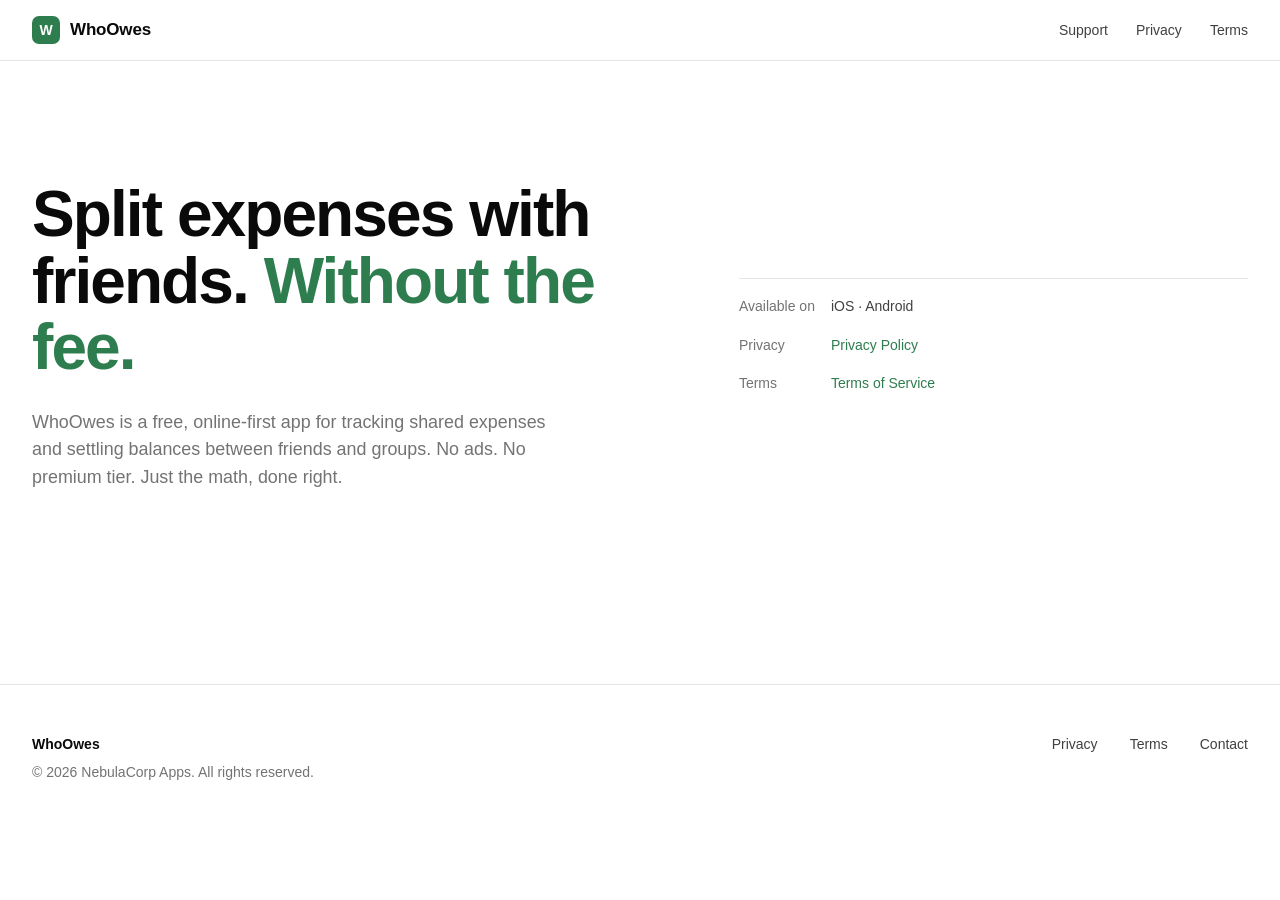
<file: index.html>
<!DOCTYPE html>
<html lang="en">
<head>
<meta charset="utf-8">
<meta name="viewport" content="width=device-width, initial-scale=1">
<title>WhoOwes — Split expenses with friends</title>
<meta name="description" content="WhoOwes is a free, online-first app for splitting expenses with friends and groups. Settle balances without ads or fees.">
<meta name="theme-color" content="#2e7d4f">
<link rel="stylesheet" href="/style.css">
</head>
<body>

<header class="topbar">
  <div class="topbar-inner">
    <a href="/" class="brand">
      <span class="brand-mark">W</span>
      <span>WhoOwes</span>
    </a>
    <nav class="topnav">
      <a href="/support">Support</a>
      <a href="/privacy">Privacy</a>
      <a href="/terms">Terms</a>
    </nav>
  </div>
</header>

<section class="hero">
  <div>
    <h1 class="hero-headline">Split expenses with friends. <span class="accent">Without the fee.</span></h1>
    <p class="hero-sub">WhoOwes is a free, online-first app for tracking shared expenses and settling balances between friends and groups. No ads. No premium tier. Just the math, done right.</p>
  </div>

  <aside class="hero-meta">
    <div class="hero-meta-item">
      <span class="hero-meta-label">Available on</span>
      <span class="hero-meta-value">iOS · Android</span>
    </div>
    <div class="hero-meta-item">
      <span class="hero-meta-label">Privacy</span>
      <span class="hero-meta-value"><a href="/privacy">Privacy Policy</a></span>
    </div>
    <div class="hero-meta-item">
      <span class="hero-meta-label">Terms</span>
      <span class="hero-meta-value"><a href="/terms">Terms of Service</a></span>
    </div>
  </aside>
</section>

<footer class="site-footer">
  <div class="footer-inner">
    <div class="footer-brand">
      <strong>WhoOwes</strong>
      <span>&copy; <span id="year">2026</span> NebulaCorp Apps. All rights reserved.</span>
    </div>
    <div class="footer-links">
      <a href="/privacy">Privacy</a>
      <a href="/terms">Terms</a>
      <a href="mailto:nebulacorp.support@icloud.com">Contact</a>
    </div>
  </div>
</footer>

<script>document.getElementById('year').textContent = new Date().getFullYear();</script>
</body>
</html>
</file>
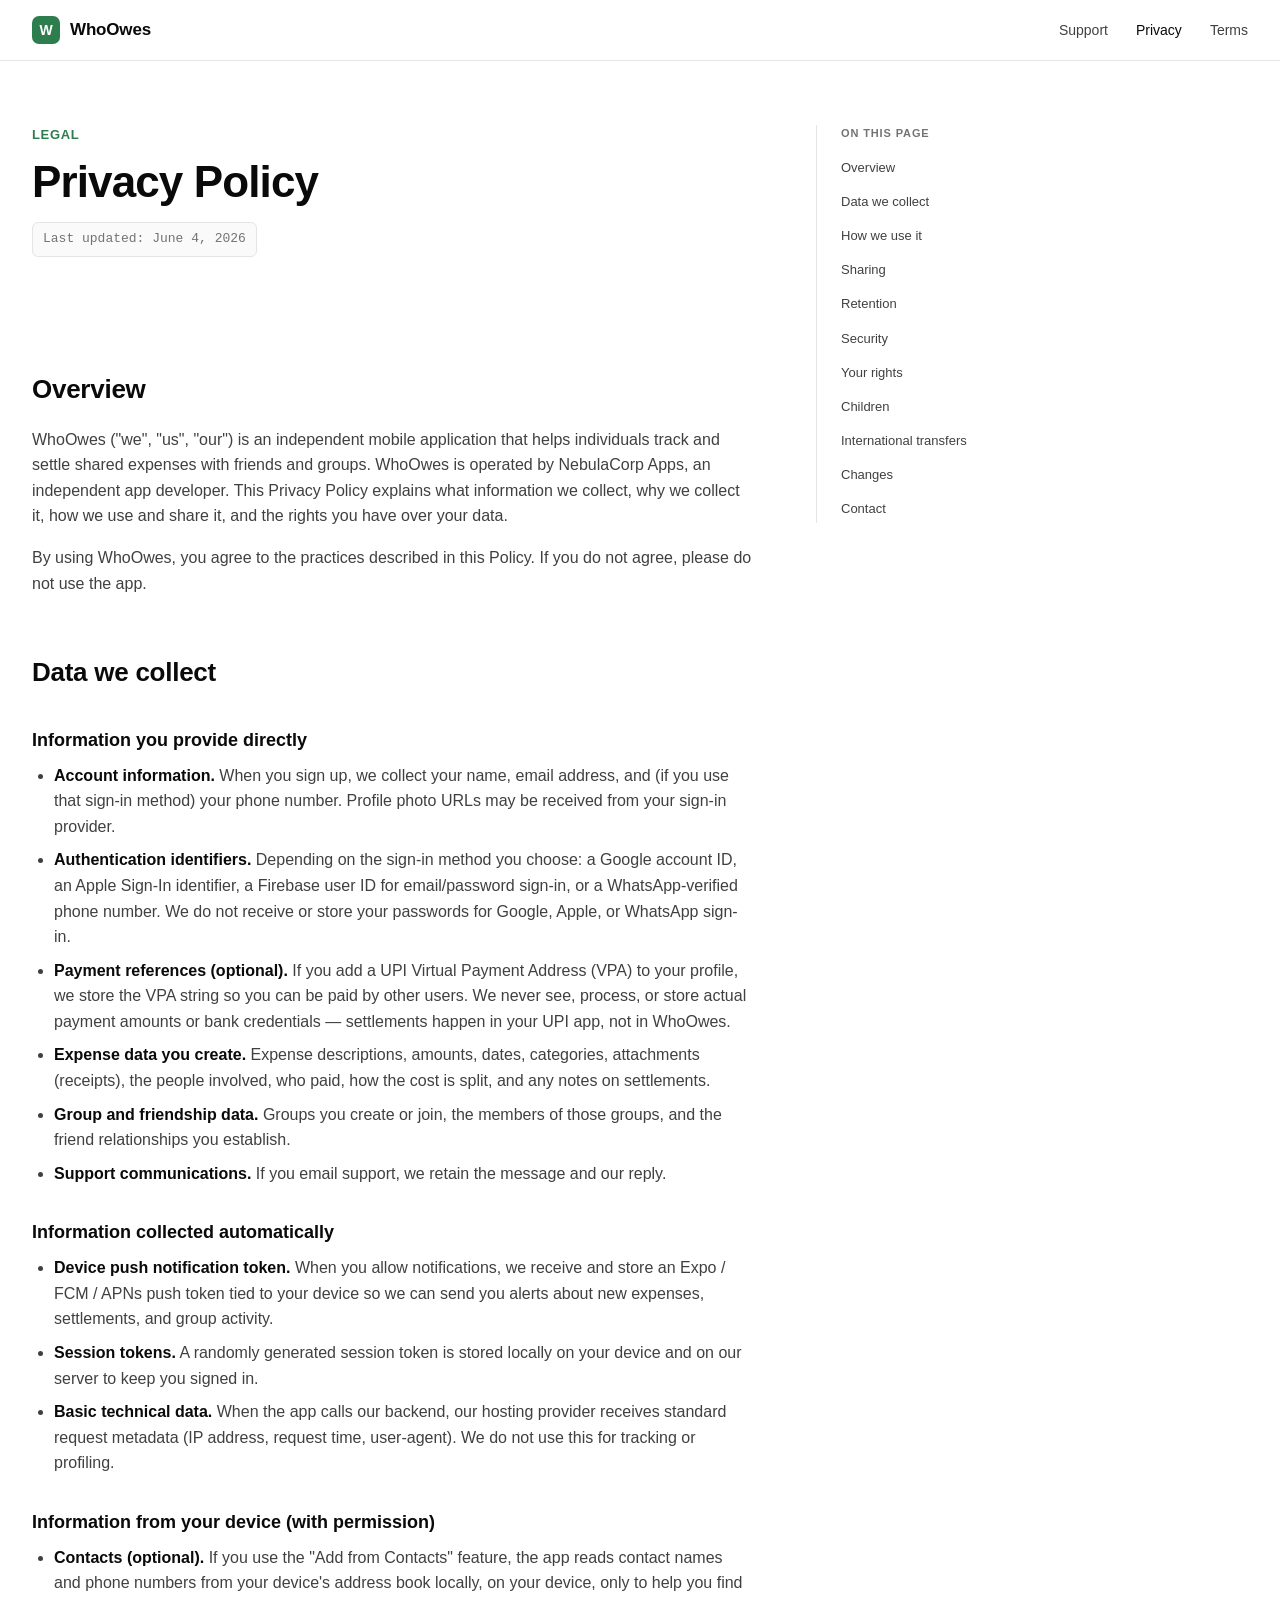
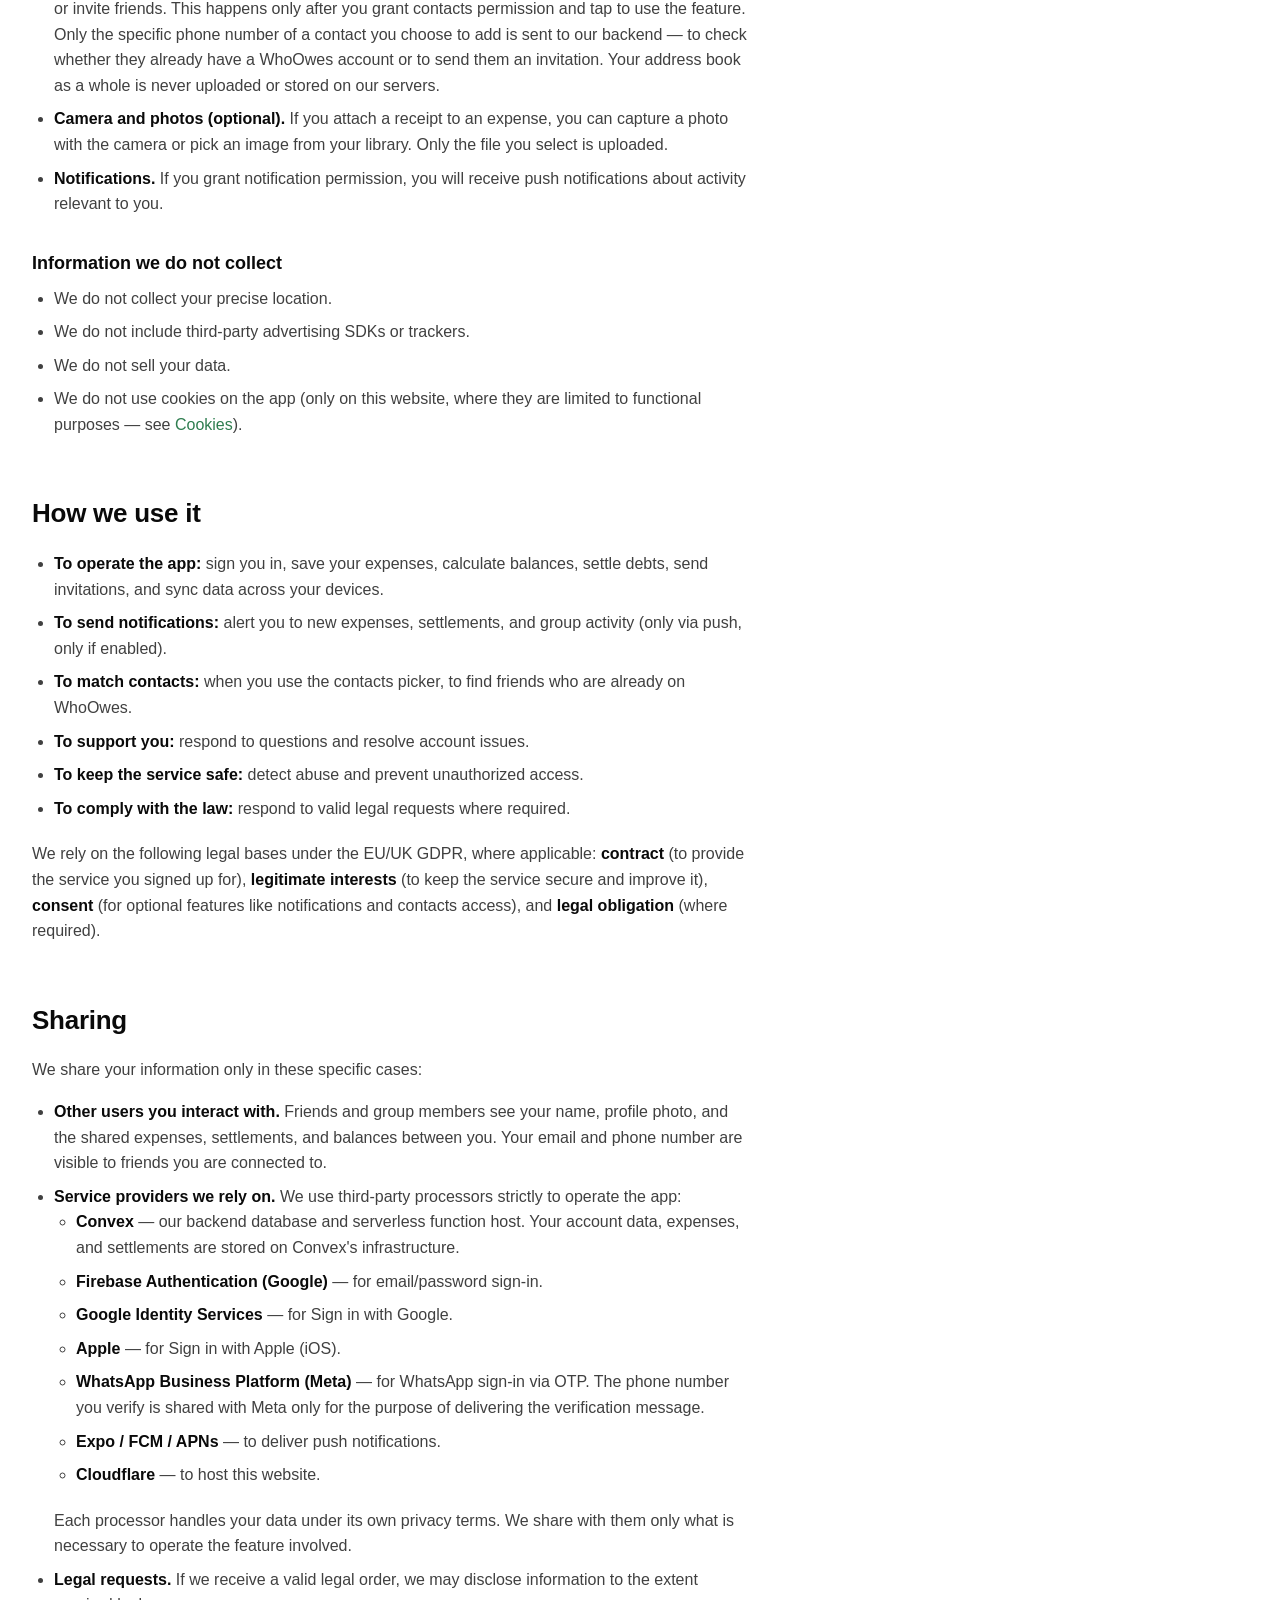
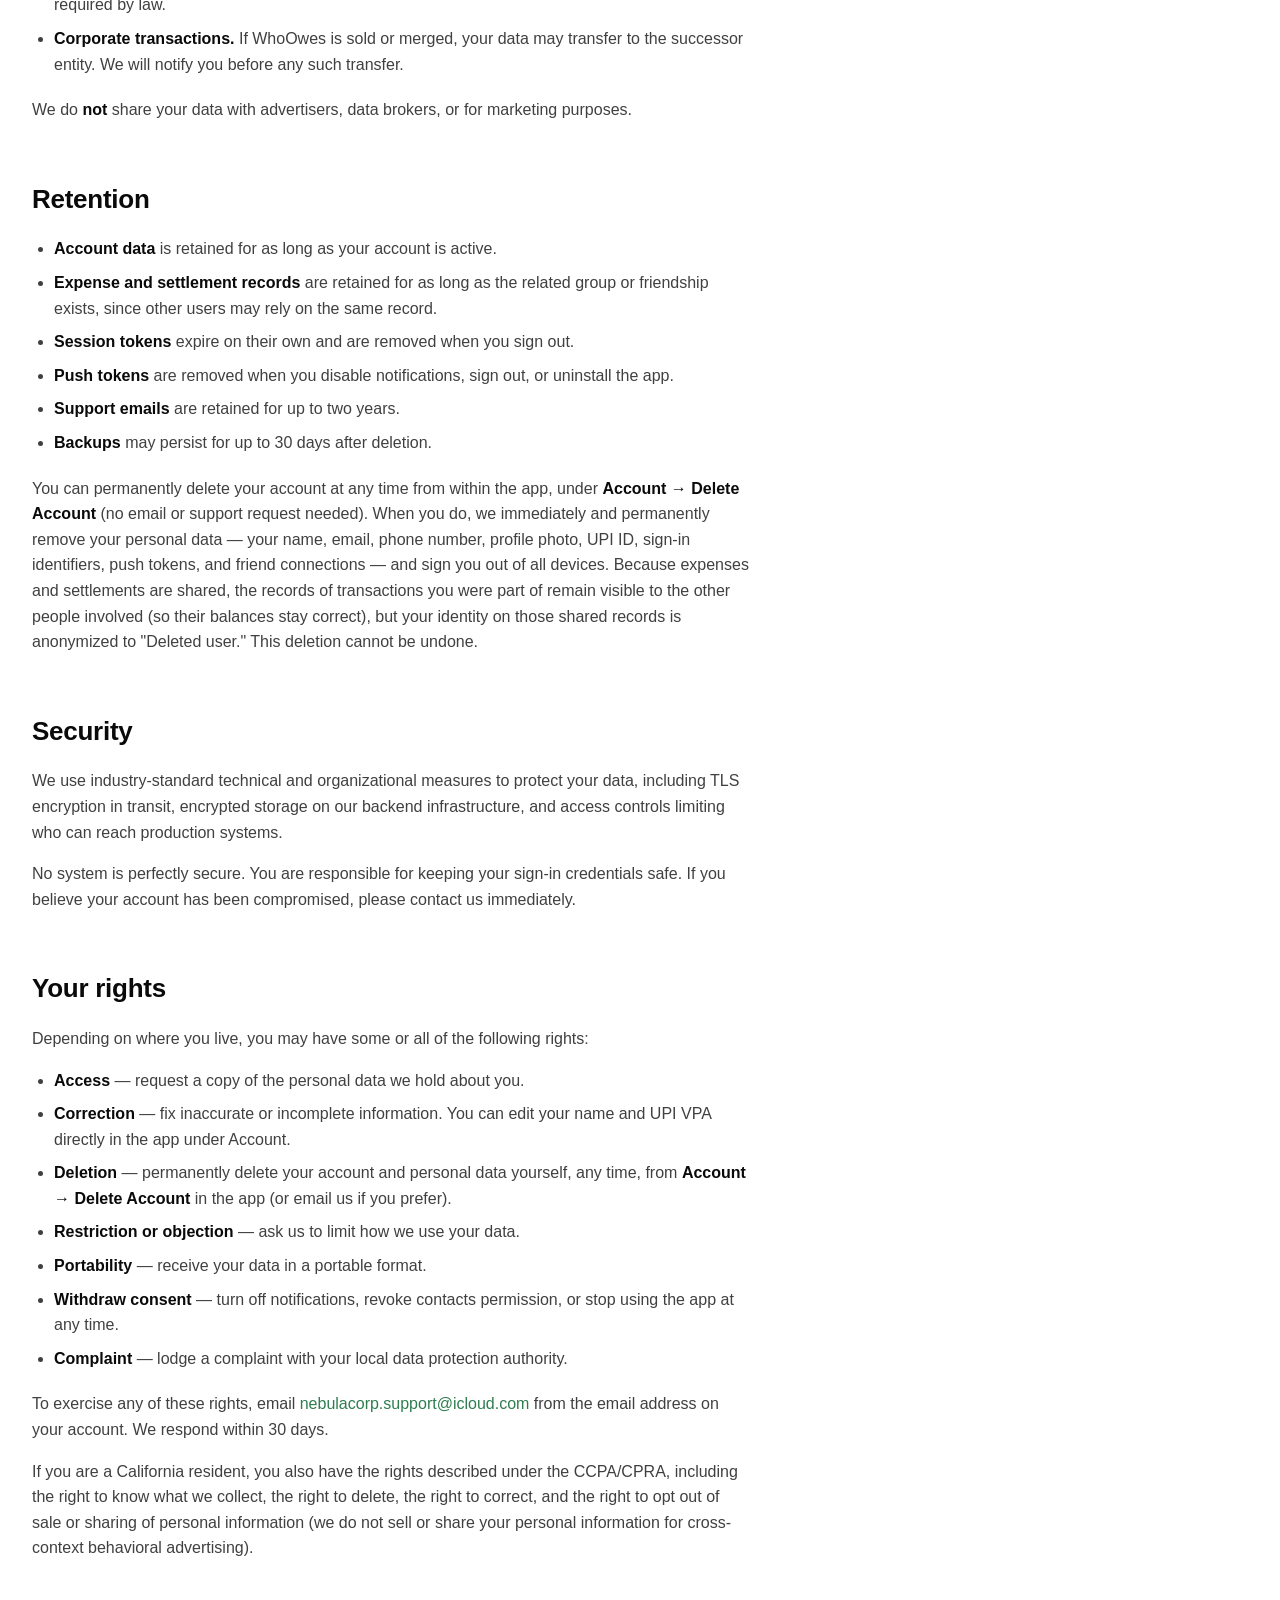
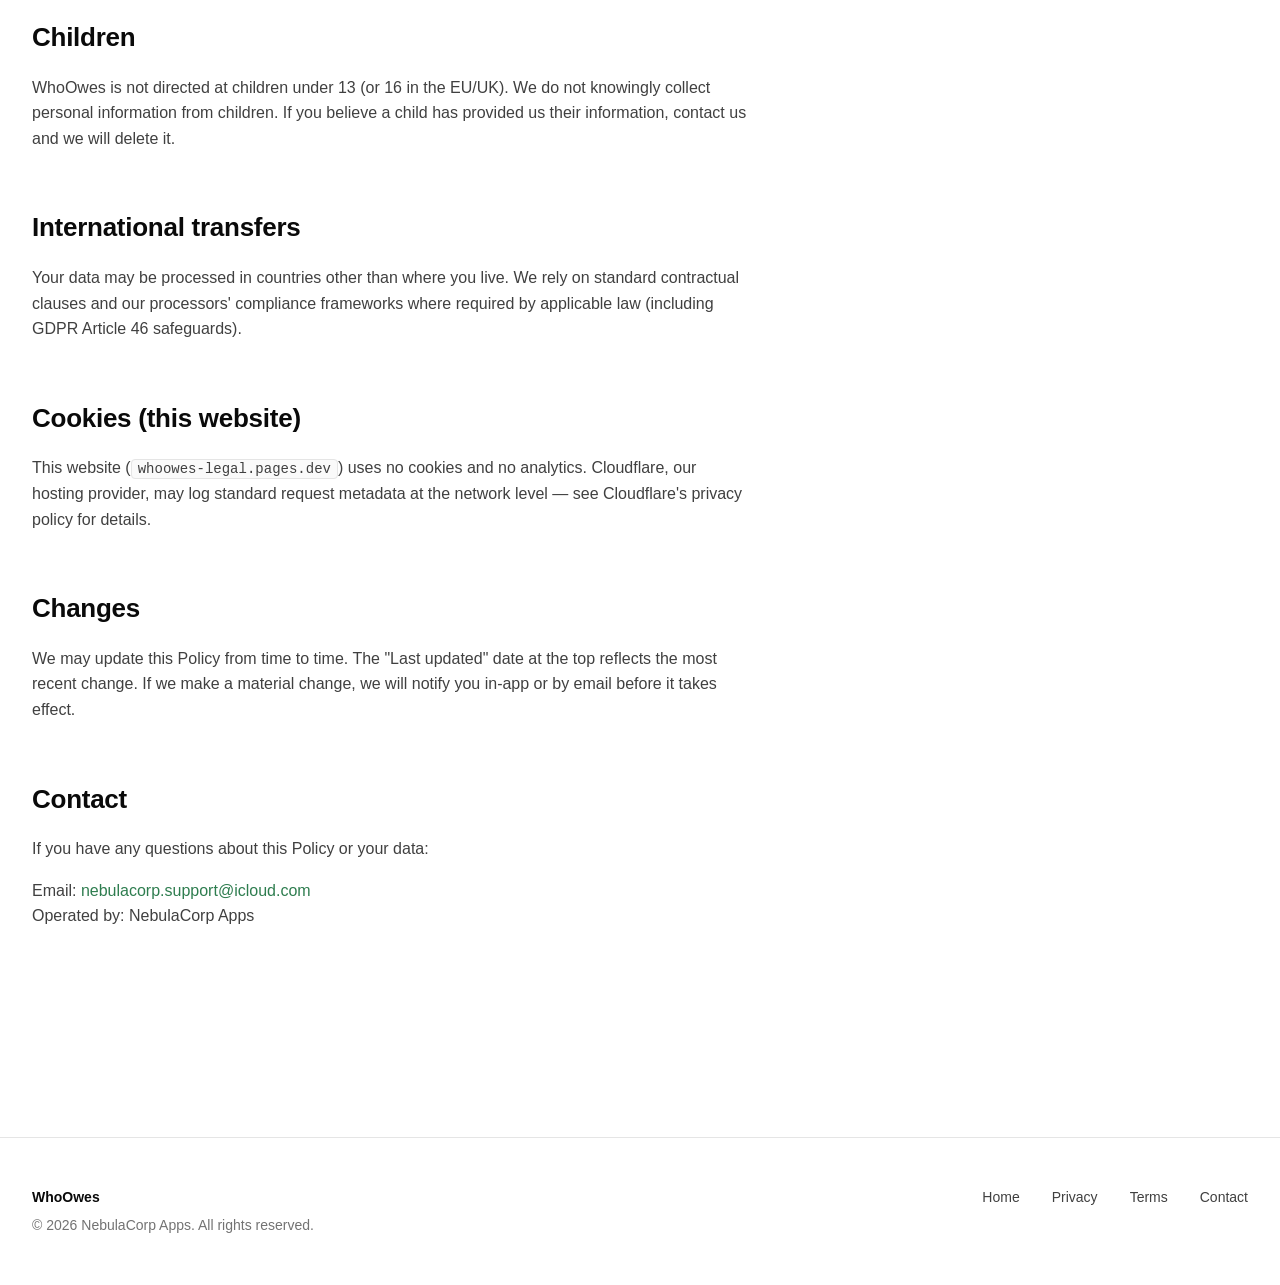
<file: privacy.html>
<!DOCTYPE html>
<html lang="en">
<head>
<meta charset="utf-8">
<meta name="viewport" content="width=device-width, initial-scale=1">
<title>Privacy Policy — WhoOwes</title>
<meta name="description" content="How WhoOwes collects, uses, and protects your data.">
<meta name="theme-color" content="#2e7d4f">
<link rel="stylesheet" href="/style.css">
</head>
<body>

<header class="topbar">
  <div class="topbar-inner">
    <a href="/" class="brand">
      <span class="brand-mark">W</span>
      <span>WhoOwes</span>
    </a>
    <nav class="topnav">
      <a href="/support">Support</a>
      <a href="/privacy" class="active">Privacy</a>
      <a href="/terms">Terms</a>
    </nav>
  </div>
</header>

<main class="legal">

  <div class="legal-header">
    <div class="legal-eyebrow">Legal</div>
    <h1 class="legal-title">Privacy Policy</h1>
    <div class="legal-updated">Last updated: June 4, 2026</div>
  </div>

  <aside class="toc" aria-label="On this page">
    <div class="toc-label">On this page</div>
    <ul>
      <li><a href="#overview">Overview</a></li>
      <li><a href="#data-we-collect">Data we collect</a></li>
      <li><a href="#how-we-use">How we use it</a></li>
      <li><a href="#sharing">Sharing</a></li>
      <li><a href="#retention">Retention</a></li>
      <li><a href="#security">Security</a></li>
      <li><a href="#your-rights">Your rights</a></li>
      <li><a href="#children">Children</a></li>
      <li><a href="#international">International transfers</a></li>
      <li><a href="#changes">Changes</a></li>
      <li><a href="#contact">Contact</a></li>
    </ul>
  </aside>

  <div class="legal-body">

    <h2 id="overview">Overview</h2>
    <p>WhoOwes ("we", "us", "our") is an independent mobile application that helps individuals track and settle shared expenses with friends and groups. WhoOwes is operated by NebulaCorp Apps, an independent app developer. This Privacy Policy explains what information we collect, why we collect it, how we use and share it, and the rights you have over your data.</p>
    <p>By using WhoOwes, you agree to the practices described in this Policy. If you do not agree, please do not use the app.</p>

    <h2 id="data-we-collect">Data we collect</h2>

    <h3>Information you provide directly</h3>
    <ul>
      <li><strong>Account information.</strong> When you sign up, we collect your name, email address, and (if you use that sign-in method) your phone number. Profile photo URLs may be received from your sign-in provider.</li>
      <li><strong>Authentication identifiers.</strong> Depending on the sign-in method you choose: a Google account ID, an Apple Sign-In identifier, a Firebase user ID for email/password sign-in, or a WhatsApp-verified phone number. We do not receive or store your passwords for Google, Apple, or WhatsApp sign-in.</li>
      <li><strong>Payment references (optional).</strong> If you add a UPI Virtual Payment Address (VPA) to your profile, we store the VPA string so you can be paid by other users. We never see, process, or store actual payment amounts or bank credentials — settlements happen in your UPI app, not in WhoOwes.</li>
      <li><strong>Expense data you create.</strong> Expense descriptions, amounts, dates, categories, attachments (receipts), the people involved, who paid, how the cost is split, and any notes on settlements.</li>
      <li><strong>Group and friendship data.</strong> Groups you create or join, the members of those groups, and the friend relationships you establish.</li>
      <li><strong>Support communications.</strong> If you email support, we retain the message and our reply.</li>
    </ul>

    <h3>Information collected automatically</h3>
    <ul>
      <li><strong>Device push notification token.</strong> When you allow notifications, we receive and store an Expo / FCM / APNs push token tied to your device so we can send you alerts about new expenses, settlements, and group activity.</li>
      <li><strong>Session tokens.</strong> A randomly generated session token is stored locally on your device and on our server to keep you signed in.</li>
      <li><strong>Basic technical data.</strong> When the app calls our backend, our hosting provider receives standard request metadata (IP address, request time, user-agent). We do not use this for tracking or profiling.</li>
    </ul>

    <h3>Information from your device (with permission)</h3>
    <ul>
      <li><strong>Contacts (optional).</strong> If you use the "Add from Contacts" feature, the app reads contact names and phone numbers from your device's address book locally, on your device, only to help you find or invite friends. This happens only after you grant contacts permission and tap to use the feature. Only the specific phone number of a contact you choose to add is sent to our backend — to check whether they already have a WhoOwes account or to send them an invitation. Your address book as a whole is never uploaded or stored on our servers.</li>
      <li><strong>Camera and photos (optional).</strong> If you attach a receipt to an expense, you can capture a photo with the camera or pick an image from your library. Only the file you select is uploaded.</li>
      <li><strong>Notifications.</strong> If you grant notification permission, you will receive push notifications about activity relevant to you.</li>
    </ul>

    <h3>Information we do <strong>not</strong> collect</h3>
    <ul>
      <li>We do not collect your precise location.</li>
      <li>We do not include third-party advertising SDKs or trackers.</li>
      <li>We do not sell your data.</li>
      <li>We do not use cookies on the app (only on this website, where they are limited to functional purposes — see <a href="#cookies">Cookies</a>).</li>
    </ul>

    <h2 id="how-we-use">How we use it</h2>
    <ul>
      <li><strong>To operate the app:</strong> sign you in, save your expenses, calculate balances, settle debts, send invitations, and sync data across your devices.</li>
      <li><strong>To send notifications:</strong> alert you to new expenses, settlements, and group activity (only via push, only if enabled).</li>
      <li><strong>To match contacts:</strong> when you use the contacts picker, to find friends who are already on WhoOwes.</li>
      <li><strong>To support you:</strong> respond to questions and resolve account issues.</li>
      <li><strong>To keep the service safe:</strong> detect abuse and prevent unauthorized access.</li>
      <li><strong>To comply with the law:</strong> respond to valid legal requests where required.</li>
    </ul>

    <p>We rely on the following legal bases under the EU/UK GDPR, where applicable: <strong>contract</strong> (to provide the service you signed up for), <strong>legitimate interests</strong> (to keep the service secure and improve it), <strong>consent</strong> (for optional features like notifications and contacts access), and <strong>legal obligation</strong> (where required).</p>

    <h2 id="sharing">Sharing</h2>
    <p>We share your information only in these specific cases:</p>
    <ul>
      <li><strong>Other users you interact with.</strong> Friends and group members see your name, profile photo, and the shared expenses, settlements, and balances between you. Your email and phone number are visible to friends you are connected to.</li>
      <li><strong>Service providers we rely on.</strong> We use third-party processors strictly to operate the app:
        <ul>
          <li><strong>Convex</strong> — our backend database and serverless function host. Your account data, expenses, and settlements are stored on Convex's infrastructure.</li>
          <li><strong>Firebase Authentication (Google)</strong> — for email/password sign-in.</li>
          <li><strong>Google Identity Services</strong> — for Sign in with Google.</li>
          <li><strong>Apple</strong> — for Sign in with Apple (iOS).</li>
          <li><strong>WhatsApp Business Platform (Meta)</strong> — for WhatsApp sign-in via OTP. The phone number you verify is shared with Meta only for the purpose of delivering the verification message.</li>
          <li><strong>Expo / FCM / APNs</strong> — to deliver push notifications.</li>
          <li><strong>Cloudflare</strong> — to host this website.</li>
        </ul>
        Each processor handles your data under its own privacy terms. We share with them only what is necessary to operate the feature involved.</li>
      <li><strong>Legal requests.</strong> If we receive a valid legal order, we may disclose information to the extent required by law.</li>
      <li><strong>Corporate transactions.</strong> If WhoOwes is sold or merged, your data may transfer to the successor entity. We will notify you before any such transfer.</li>
    </ul>

    <p>We do <strong>not</strong> share your data with advertisers, data brokers, or for marketing purposes.</p>

    <h2 id="retention">Retention</h2>
    <ul>
      <li><strong>Account data</strong> is retained for as long as your account is active.</li>
      <li><strong>Expense and settlement records</strong> are retained for as long as the related group or friendship exists, since other users may rely on the same record.</li>
      <li><strong>Session tokens</strong> expire on their own and are removed when you sign out.</li>
      <li><strong>Push tokens</strong> are removed when you disable notifications, sign out, or uninstall the app.</li>
      <li><strong>Support emails</strong> are retained for up to two years.</li>
      <li><strong>Backups</strong> may persist for up to 30 days after deletion.</li>
    </ul>
    <p>You can permanently delete your account at any time from within the app, under <strong>Account → Delete Account</strong> (no email or support request needed). When you do, we immediately and permanently remove your personal data — your name, email, phone number, profile photo, UPI ID, sign-in identifiers, push tokens, and friend connections — and sign you out of all devices. Because expenses and settlements are shared, the records of transactions you were part of remain visible to the other people involved (so their balances stay correct), but your identity on those shared records is anonymized to "Deleted user." This deletion cannot be undone.</p>

    <h2 id="security">Security</h2>
    <p>We use industry-standard technical and organizational measures to protect your data, including TLS encryption in transit, encrypted storage on our backend infrastructure, and access controls limiting who can reach production systems.</p>
    <p>No system is perfectly secure. You are responsible for keeping your sign-in credentials safe. If you believe your account has been compromised, please contact us immediately.</p>

    <h2 id="your-rights">Your rights</h2>
    <p>Depending on where you live, you may have some or all of the following rights:</p>
    <ul>
      <li><strong>Access</strong> — request a copy of the personal data we hold about you.</li>
      <li><strong>Correction</strong> — fix inaccurate or incomplete information. You can edit your name and UPI VPA directly in the app under Account.</li>
      <li><strong>Deletion</strong> — permanently delete your account and personal data yourself, any time, from <strong>Account → Delete Account</strong> in the app (or email us if you prefer).</li>
      <li><strong>Restriction or objection</strong> — ask us to limit how we use your data.</li>
      <li><strong>Portability</strong> — receive your data in a portable format.</li>
      <li><strong>Withdraw consent</strong> — turn off notifications, revoke contacts permission, or stop using the app at any time.</li>
      <li><strong>Complaint</strong> — lodge a complaint with your local data protection authority.</li>
    </ul>
    <p>To exercise any of these rights, email <a href="mailto:nebulacorp.support@icloud.com">nebulacorp.support@icloud.com</a> from the email address on your account. We respond within 30 days.</p>

    <p>If you are a California resident, you also have the rights described under the CCPA/CPRA, including the right to know what we collect, the right to delete, the right to correct, and the right to opt out of sale or sharing of personal information (we do not sell or share your personal information for cross-context behavioral advertising).</p>

    <h2 id="children">Children</h2>
    <p>WhoOwes is not directed at children under 13 (or 16 in the EU/UK). We do not knowingly collect personal information from children. If you believe a child has provided us their information, contact us and we will delete it.</p>

    <h2 id="international">International transfers</h2>
    <p>Your data may be processed in countries other than where you live. We rely on standard contractual clauses and our processors' compliance frameworks where required by applicable law (including GDPR Article 46 safeguards).</p>

    <h2 id="cookies">Cookies (this website)</h2>
    <p>This website (<code>whoowes-legal.pages.dev</code>) uses no cookies and no analytics. Cloudflare, our hosting provider, may log standard request metadata at the network level — see Cloudflare's privacy policy for details.</p>

    <h2 id="changes">Changes</h2>
    <p>We may update this Policy from time to time. The "Last updated" date at the top reflects the most recent change. If we make a material change, we will notify you in-app or by email before it takes effect.</p>

    <h2 id="contact">Contact</h2>
    <p>If you have any questions about this Policy or your data:</p>
    <p>
      Email: <a href="mailto:nebulacorp.support@icloud.com">nebulacorp.support@icloud.com</a><br>
      Operated by: NebulaCorp Apps
    </p>

  </div>

</main>

<footer class="site-footer">
  <div class="footer-inner">
    <div class="footer-brand">
      <strong>WhoOwes</strong>
      <span>&copy; <span id="year">2026</span> NebulaCorp Apps. All rights reserved.</span>
    </div>
    <div class="footer-links">
      <a href="/">Home</a>
      <a href="/privacy">Privacy</a>
      <a href="/terms">Terms</a>
      <a href="mailto:nebulacorp.support@icloud.com">Contact</a>
    </div>
  </div>
</footer>

<script>document.getElementById('year').textContent = new Date().getFullYear();</script>
</body>
</html>
</file>
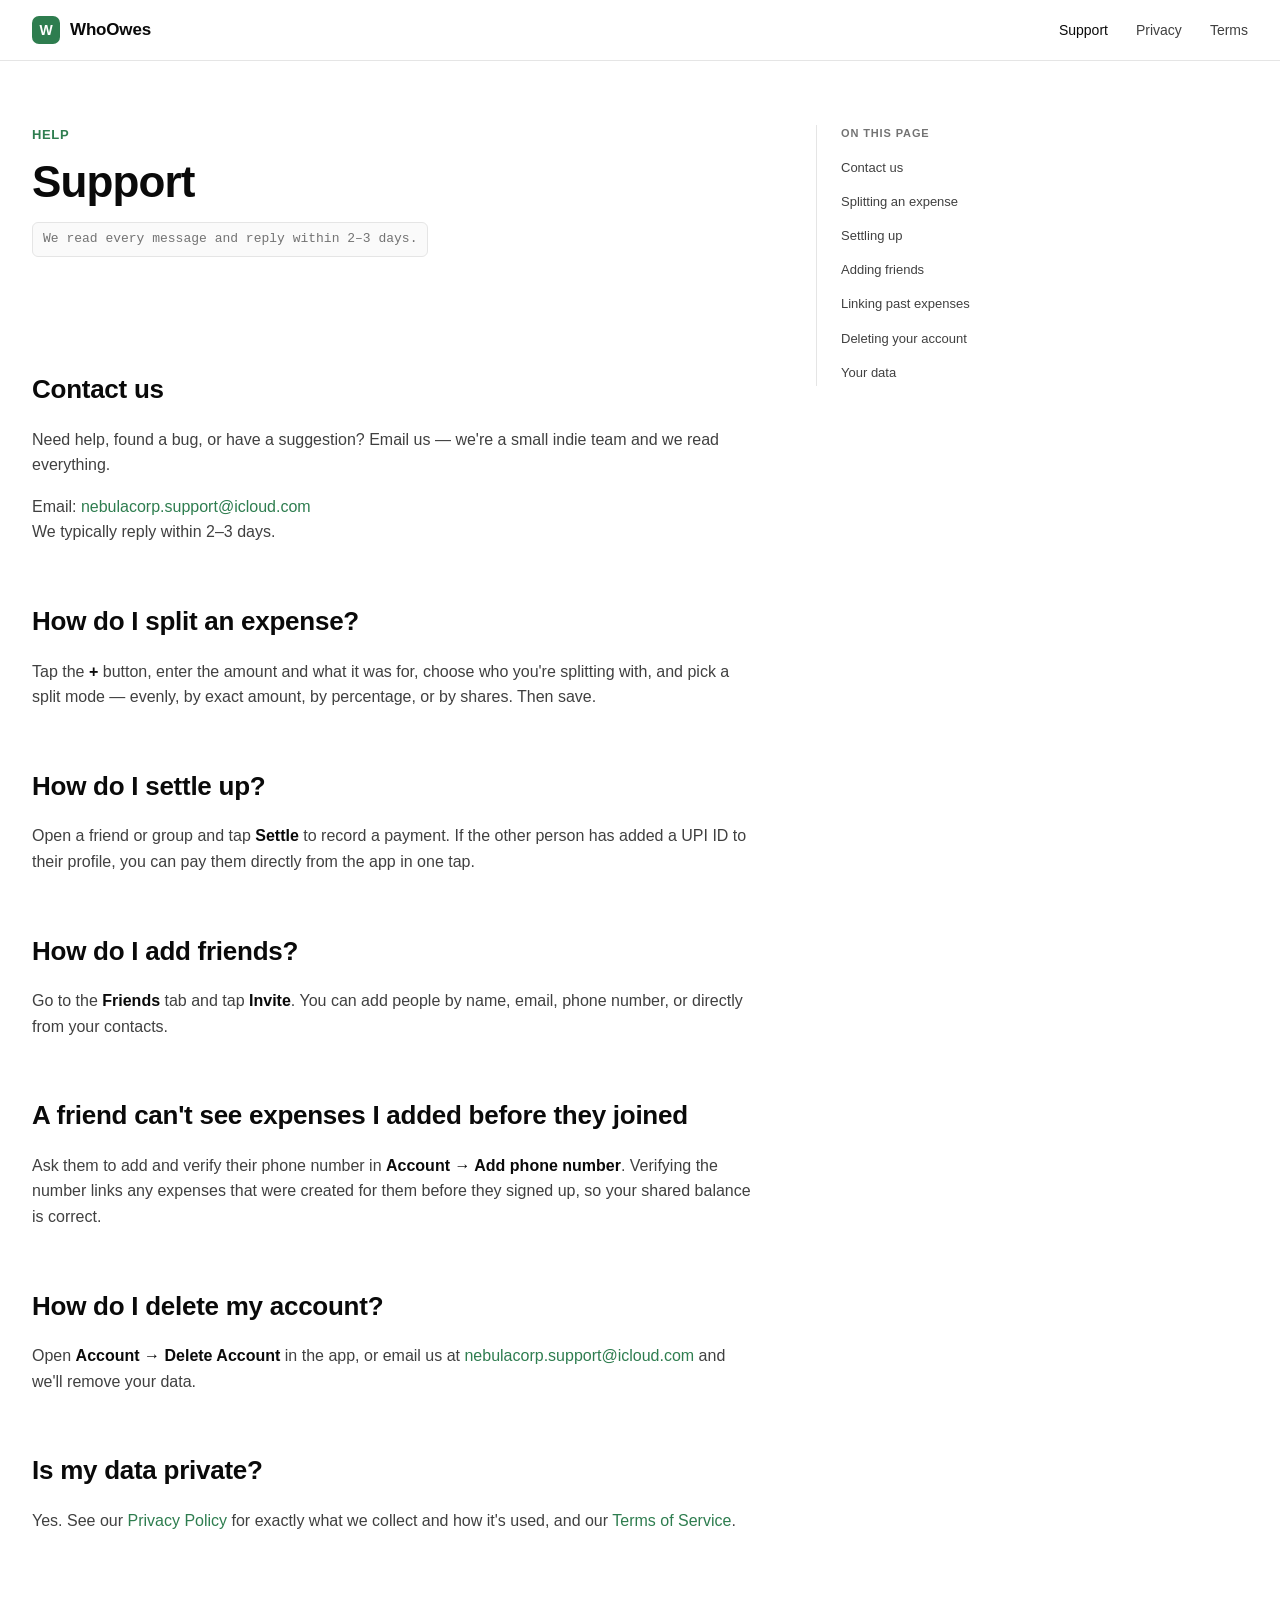
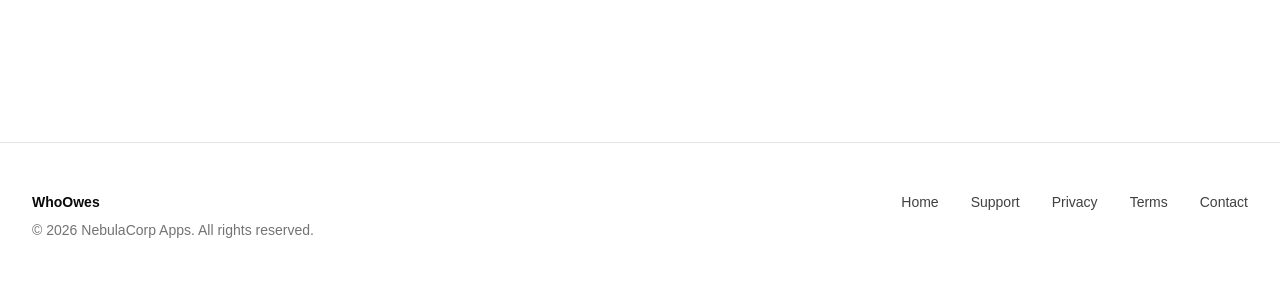
<file: support.html>
<!DOCTYPE html>
<html lang="en">
<head>
<meta charset="utf-8">
<meta name="viewport" content="width=device-width, initial-scale=1">
<title>Support — WhoOwes</title>
<meta name="description" content="Get help with WhoOwes — split bills and settle up with friends.">
<meta name="theme-color" content="#2e7d4f">
<link rel="stylesheet" href="/style.css">
</head>
<body>

<header class="topbar">
  <div class="topbar-inner">
    <a href="/" class="brand">
      <span class="brand-mark">W</span>
      <span>WhoOwes</span>
    </a>
    <nav class="topnav">
      <a href="/support" class="active">Support</a>
      <a href="/privacy">Privacy</a>
      <a href="/terms">Terms</a>
    </nav>
  </div>
</header>

<main class="legal">

  <div class="legal-header">
    <div class="legal-eyebrow">Help</div>
    <h1 class="legal-title">Support</h1>
    <div class="legal-updated">We read every message and reply within 2–3 days.</div>
  </div>

  <aside class="toc" aria-label="On this page">
    <div class="toc-label">On this page</div>
    <ul>
      <li><a href="#contact">Contact us</a></li>
      <li><a href="#split">Splitting an expense</a></li>
      <li><a href="#settle">Settling up</a></li>
      <li><a href="#friends">Adding friends</a></li>
      <li><a href="#linking">Linking past expenses</a></li>
      <li><a href="#account">Deleting your account</a></li>
      <li><a href="#privacy">Your data</a></li>
    </ul>
  </aside>

  <div class="legal-body">

    <h2 id="contact">Contact us</h2>
    <p>Need help, found a bug, or have a suggestion? Email us — we're a small indie team and we read everything.</p>
    <p>
      Email: <a href="mailto:nebulacorp.support@icloud.com?subject=WhoOwes%20Support">nebulacorp.support@icloud.com</a><br>
      We typically reply within 2–3 days.
    </p>

    <h2 id="split">How do I split an expense?</h2>
    <p>Tap the <strong>+</strong> button, enter the amount and what it was for, choose who you're splitting with, and pick a split mode — evenly, by exact amount, by percentage, or by shares. Then save.</p>

    <h2 id="settle">How do I settle up?</h2>
    <p>Open a friend or group and tap <strong>Settle</strong> to record a payment. If the other person has added a UPI ID to their profile, you can pay them directly from the app in one tap.</p>

    <h2 id="friends">How do I add friends?</h2>
    <p>Go to the <strong>Friends</strong> tab and tap <strong>Invite</strong>. You can add people by name, email, phone number, or directly from your contacts.</p>

    <h2 id="linking">A friend can't see expenses I added before they joined</h2>
    <p>Ask them to add and verify their phone number in <strong>Account → Add phone number</strong>. Verifying the number links any expenses that were created for them before they signed up, so your shared balance is correct.</p>

    <h2 id="account">How do I delete my account?</h2>
    <p>Open <strong>Account → Delete Account</strong> in the app, or email us at <a href="mailto:nebulacorp.support@icloud.com?subject=Delete%20My%20Account">nebulacorp.support@icloud.com</a> and we'll remove your data.</p>

    <h2 id="privacy">Is my data private?</h2>
    <p>Yes. See our <a href="/privacy">Privacy Policy</a> for exactly what we collect and how it's used, and our <a href="/terms">Terms of Service</a>.</p>

  </div>

</main>

<footer class="site-footer">
  <div class="footer-inner">
    <div class="footer-brand">
      <strong>WhoOwes</strong>
      <span>&copy; <span id="year">2026</span> NebulaCorp Apps. All rights reserved.</span>
    </div>
    <div class="footer-links">
      <a href="/">Home</a>
      <a href="/support">Support</a>
      <a href="/privacy">Privacy</a>
      <a href="/terms">Terms</a>
      <a href="mailto:nebulacorp.support@icloud.com">Contact</a>
    </div>
  </div>
</footer>

<script>document.getElementById('year').textContent = new Date().getFullYear();</script>
</body>
</html>
</file>
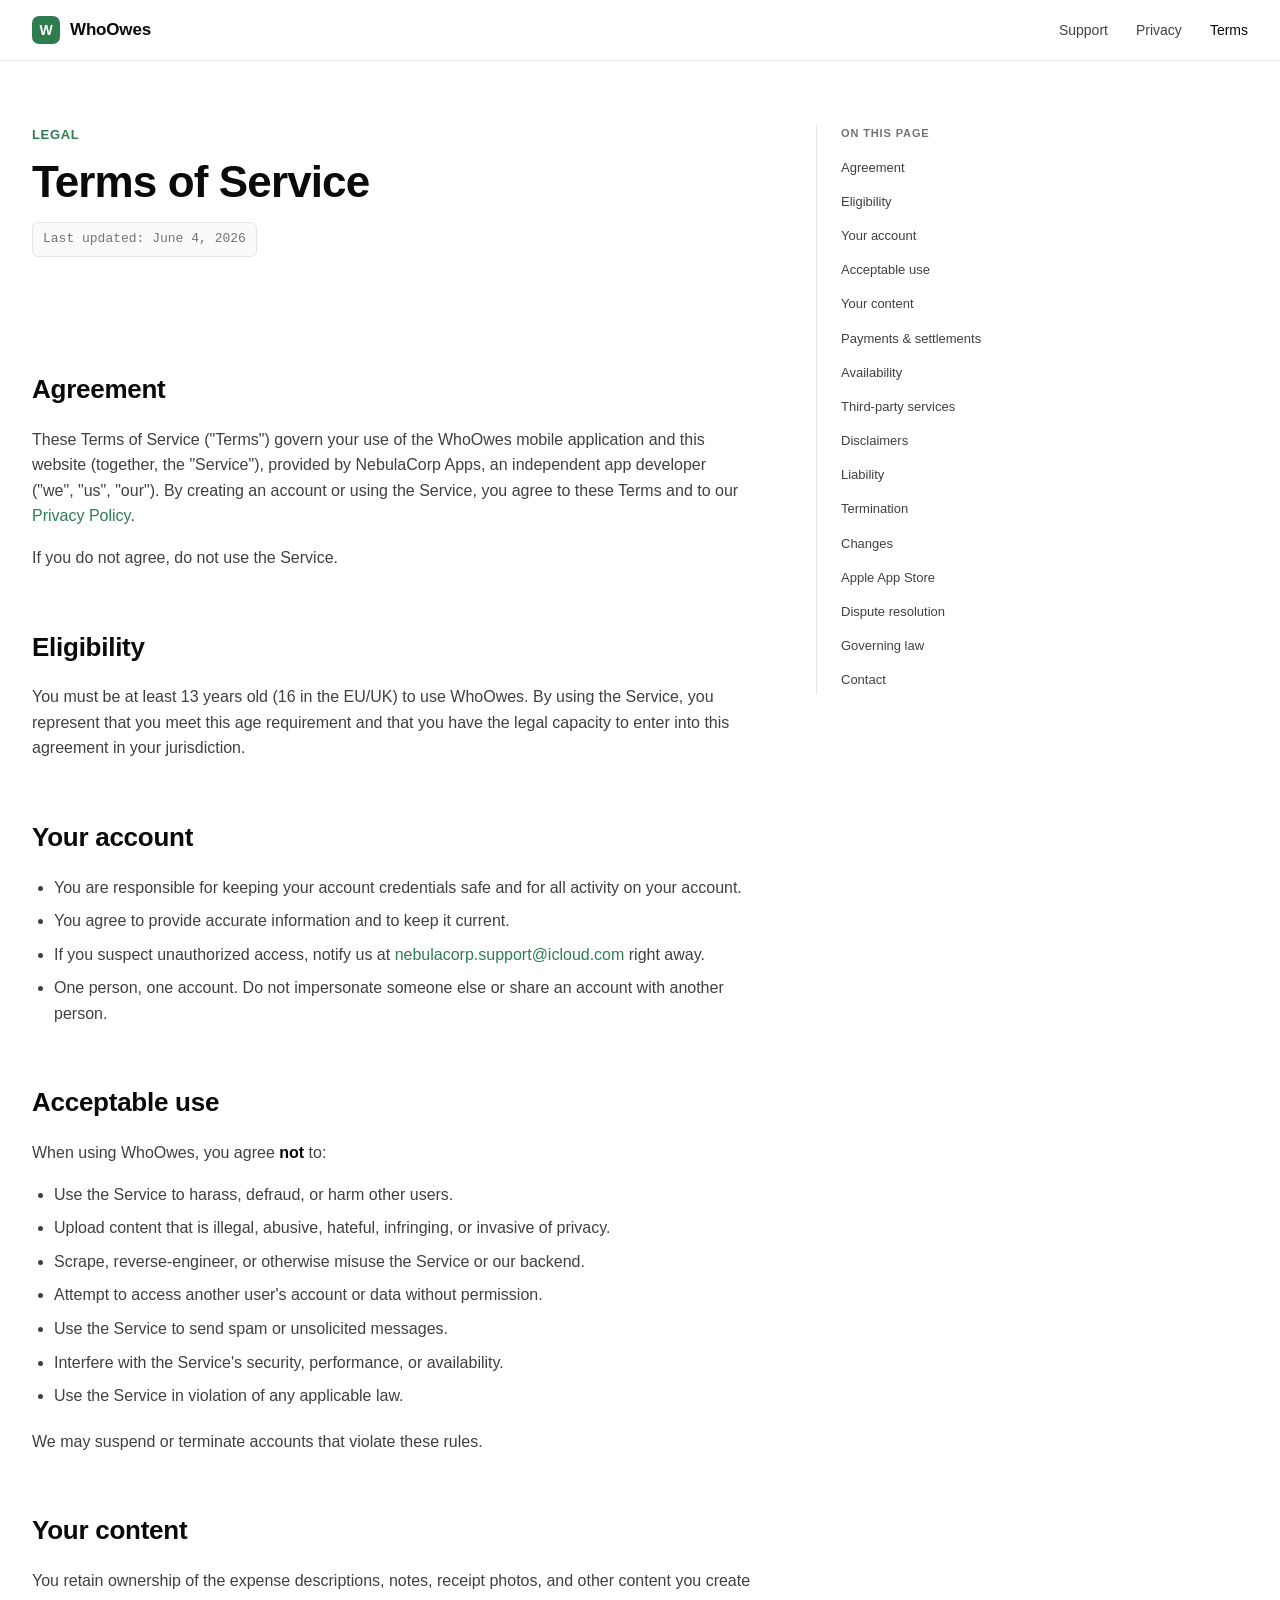
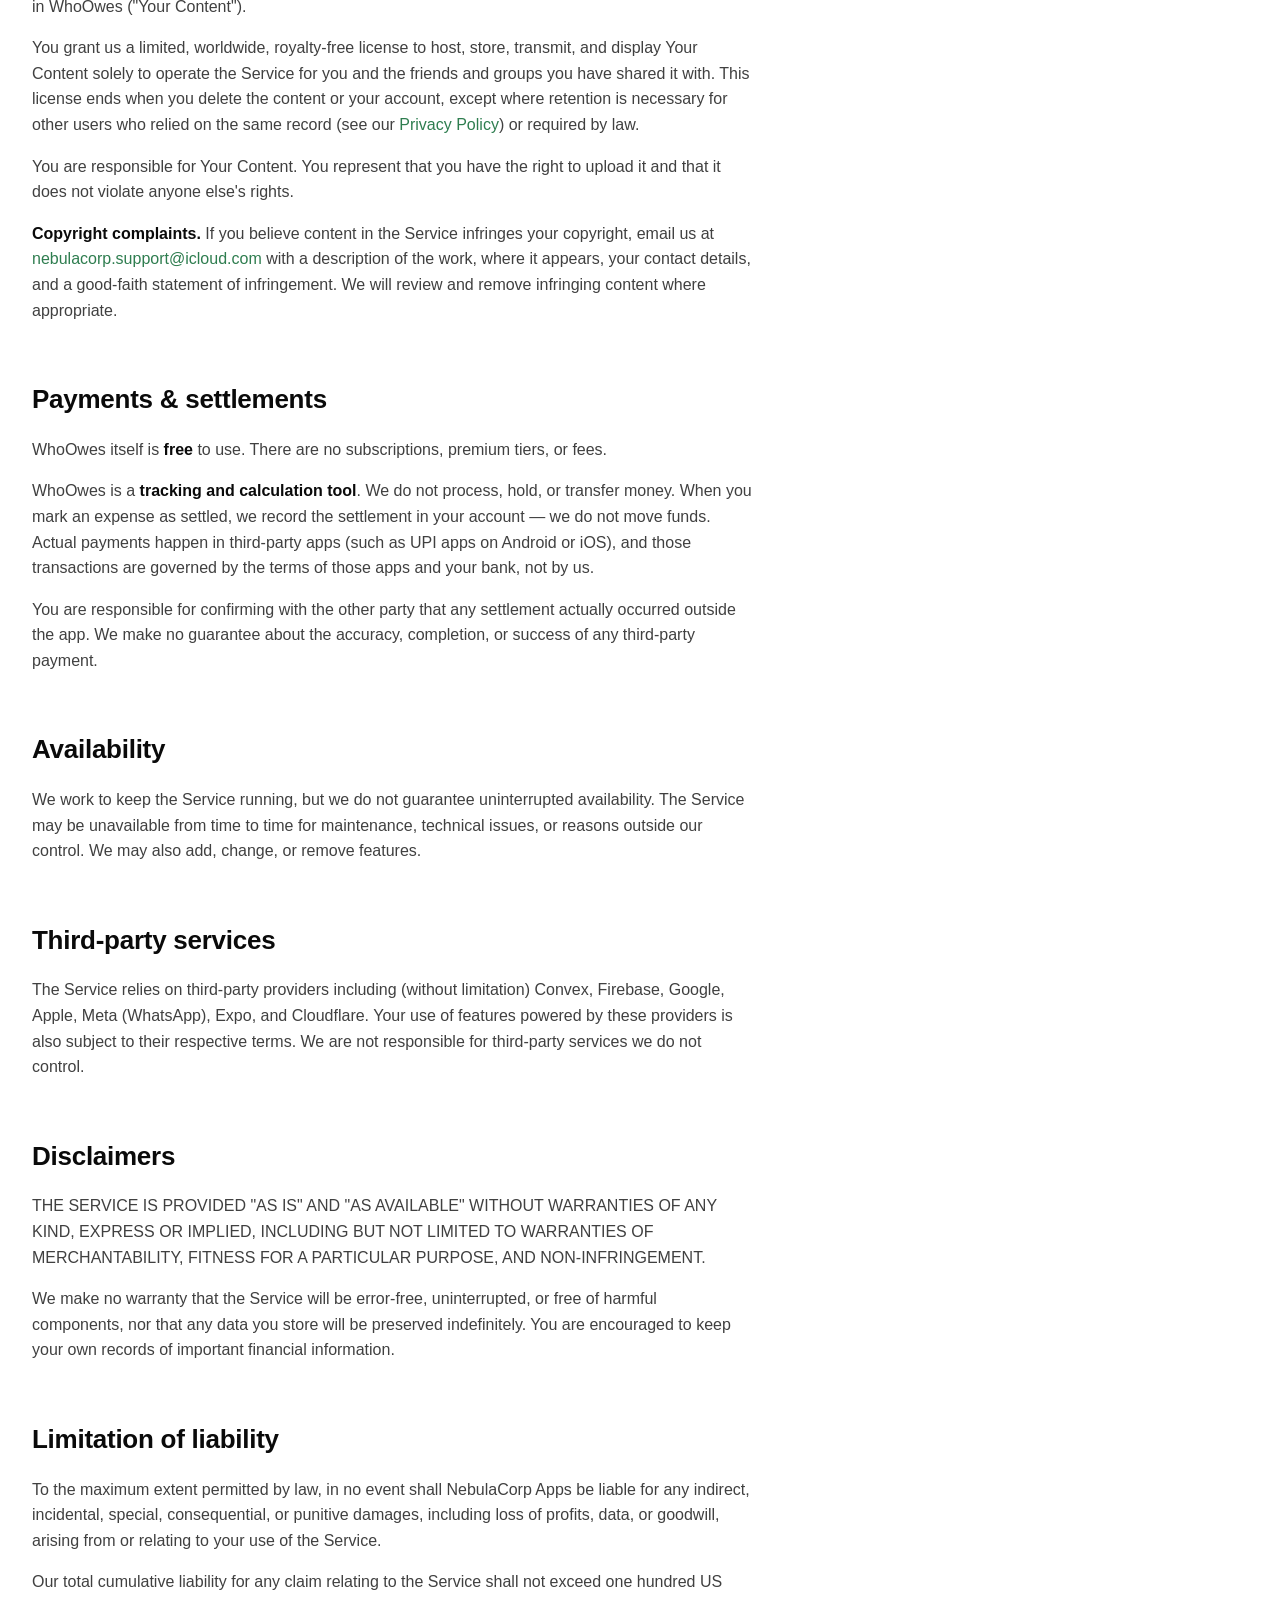
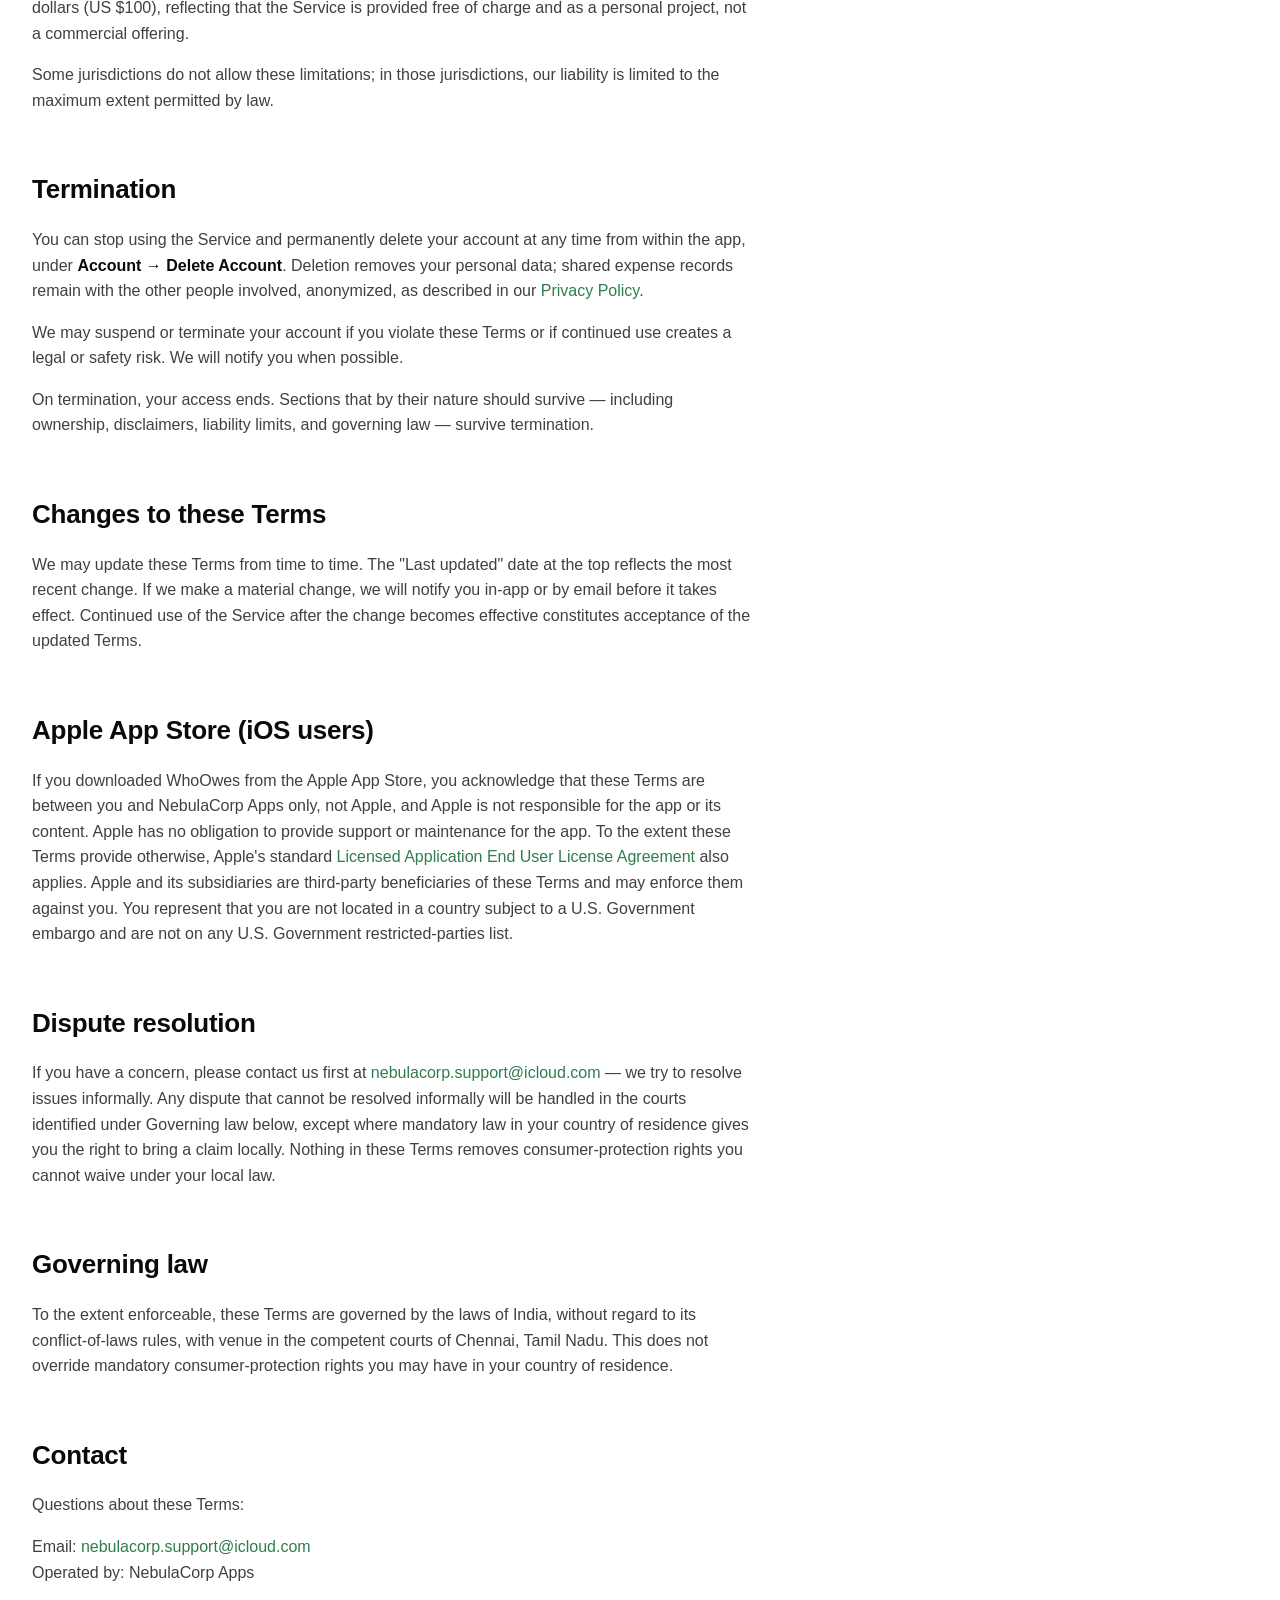
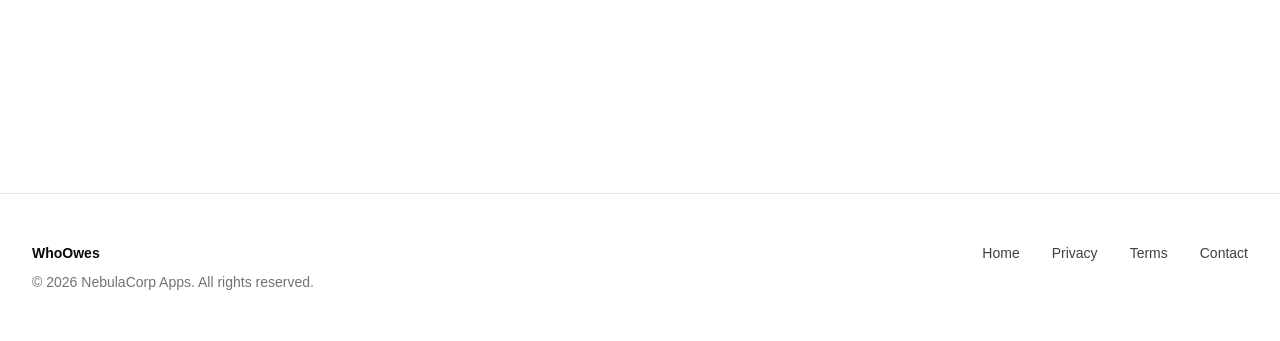
<file: terms.html>
<!DOCTYPE html>
<html lang="en">
<head>
<meta charset="utf-8">
<meta name="viewport" content="width=device-width, initial-scale=1">
<title>Terms of Service — WhoOwes</title>
<meta name="description" content="The rules of using WhoOwes.">
<meta name="theme-color" content="#2e7d4f">
<link rel="stylesheet" href="/style.css">
</head>
<body>

<header class="topbar">
  <div class="topbar-inner">
    <a href="/" class="brand">
      <span class="brand-mark">W</span>
      <span>WhoOwes</span>
    </a>
    <nav class="topnav">
      <a href="/support">Support</a>
      <a href="/privacy">Privacy</a>
      <a href="/terms" class="active">Terms</a>
    </nav>
  </div>
</header>

<main class="legal">

  <div class="legal-header">
    <div class="legal-eyebrow">Legal</div>
    <h1 class="legal-title">Terms of Service</h1>
    <div class="legal-updated">Last updated: June 4, 2026</div>
  </div>

  <aside class="toc" aria-label="On this page">
    <div class="toc-label">On this page</div>
    <ul>
      <li><a href="#agreement">Agreement</a></li>
      <li><a href="#eligibility">Eligibility</a></li>
      <li><a href="#account">Your account</a></li>
      <li><a href="#acceptable-use">Acceptable use</a></li>
      <li><a href="#user-content">Your content</a></li>
      <li><a href="#payments">Payments &amp; settlements</a></li>
      <li><a href="#availability">Availability</a></li>
      <li><a href="#third-party">Third-party services</a></li>
      <li><a href="#disclaimers">Disclaimers</a></li>
      <li><a href="#liability">Liability</a></li>
      <li><a href="#termination">Termination</a></li>
      <li><a href="#changes">Changes</a></li>
      <li><a href="#apple">Apple App Store</a></li>
      <li><a href="#disputes">Dispute resolution</a></li>
      <li><a href="#law">Governing law</a></li>
      <li><a href="#contact">Contact</a></li>
    </ul>
  </aside>

  <div class="legal-body">

    <h2 id="agreement">Agreement</h2>
    <p>These Terms of Service ("Terms") govern your use of the WhoOwes mobile application and this website (together, the "Service"), provided by NebulaCorp Apps, an independent app developer ("we", "us", "our"). By creating an account or using the Service, you agree to these Terms and to our <a href="/privacy">Privacy Policy</a>.</p>
    <p>If you do not agree, do not use the Service.</p>

    <h2 id="eligibility">Eligibility</h2>
    <p>You must be at least 13 years old (16 in the EU/UK) to use WhoOwes. By using the Service, you represent that you meet this age requirement and that you have the legal capacity to enter into this agreement in your jurisdiction.</p>

    <h2 id="account">Your account</h2>
    <ul>
      <li>You are responsible for keeping your account credentials safe and for all activity on your account.</li>
      <li>You agree to provide accurate information and to keep it current.</li>
      <li>If you suspect unauthorized access, notify us at <a href="mailto:nebulacorp.support@icloud.com">nebulacorp.support@icloud.com</a> right away.</li>
      <li>One person, one account. Do not impersonate someone else or share an account with another person.</li>
    </ul>

    <h2 id="acceptable-use">Acceptable use</h2>
    <p>When using WhoOwes, you agree <strong>not</strong> to:</p>
    <ul>
      <li>Use the Service to harass, defraud, or harm other users.</li>
      <li>Upload content that is illegal, abusive, hateful, infringing, or invasive of privacy.</li>
      <li>Scrape, reverse-engineer, or otherwise misuse the Service or our backend.</li>
      <li>Attempt to access another user's account or data without permission.</li>
      <li>Use the Service to send spam or unsolicited messages.</li>
      <li>Interfere with the Service's security, performance, or availability.</li>
      <li>Use the Service in violation of any applicable law.</li>
    </ul>
    <p>We may suspend or terminate accounts that violate these rules.</p>

    <h2 id="user-content">Your content</h2>
    <p>You retain ownership of the expense descriptions, notes, receipt photos, and other content you create in WhoOwes ("Your Content").</p>
    <p>You grant us a limited, worldwide, royalty-free license to host, store, transmit, and display Your Content solely to operate the Service for you and the friends and groups you have shared it with. This license ends when you delete the content or your account, except where retention is necessary for other users who relied on the same record (see our <a href="/privacy#retention">Privacy Policy</a>) or required by law.</p>
    <p>You are responsible for Your Content. You represent that you have the right to upload it and that it does not violate anyone else's rights.</p>
    <p><strong>Copyright complaints.</strong> If you believe content in the Service infringes your copyright, email us at <a href="mailto:nebulacorp.support@icloud.com">nebulacorp.support@icloud.com</a> with a description of the work, where it appears, your contact details, and a good-faith statement of infringement. We will review and remove infringing content where appropriate.</p>

    <h2 id="payments">Payments &amp; settlements</h2>
    <p>WhoOwes itself is <strong>free</strong> to use. There are no subscriptions, premium tiers, or fees.</p>
    <p>WhoOwes is a <strong>tracking and calculation tool</strong>. We do not process, hold, or transfer money. When you mark an expense as settled, we record the settlement in your account — we do not move funds. Actual payments happen in third-party apps (such as UPI apps on Android or iOS), and those transactions are governed by the terms of those apps and your bank, not by us.</p>
    <p>You are responsible for confirming with the other party that any settlement actually occurred outside the app. We make no guarantee about the accuracy, completion, or success of any third-party payment.</p>

    <h2 id="availability">Availability</h2>
    <p>We work to keep the Service running, but we do not guarantee uninterrupted availability. The Service may be unavailable from time to time for maintenance, technical issues, or reasons outside our control. We may also add, change, or remove features.</p>

    <h2 id="third-party">Third-party services</h2>
    <p>The Service relies on third-party providers including (without limitation) Convex, Firebase, Google, Apple, Meta (WhatsApp), Expo, and Cloudflare. Your use of features powered by these providers is also subject to their respective terms. We are not responsible for third-party services we do not control.</p>

    <h2 id="disclaimers">Disclaimers</h2>
    <p>THE SERVICE IS PROVIDED "AS IS" AND "AS AVAILABLE" WITHOUT WARRANTIES OF ANY KIND, EXPRESS OR IMPLIED, INCLUDING BUT NOT LIMITED TO WARRANTIES OF MERCHANTABILITY, FITNESS FOR A PARTICULAR PURPOSE, AND NON-INFRINGEMENT.</p>
    <p>We make no warranty that the Service will be error-free, uninterrupted, or free of harmful components, nor that any data you store will be preserved indefinitely. You are encouraged to keep your own records of important financial information.</p>

    <h2 id="liability">Limitation of liability</h2>
    <p>To the maximum extent permitted by law, in no event shall NebulaCorp Apps be liable for any indirect, incidental, special, consequential, or punitive damages, including loss of profits, data, or goodwill, arising from or relating to your use of the Service.</p>
    <p>Our total cumulative liability for any claim relating to the Service shall not exceed one hundred US dollars (US $100), reflecting that the Service is provided free of charge and as a personal project, not a commercial offering.</p>
    <p>Some jurisdictions do not allow these limitations; in those jurisdictions, our liability is limited to the maximum extent permitted by law.</p>

    <h2 id="termination">Termination</h2>
    <p>You can stop using the Service and permanently delete your account at any time from within the app, under <strong>Account → Delete Account</strong>. Deletion removes your personal data; shared expense records remain with the other people involved, anonymized, as described in our <a href="/privacy#retention">Privacy Policy</a>.</p>
    <p>We may suspend or terminate your account if you violate these Terms or if continued use creates a legal or safety risk. We will notify you when possible.</p>
    <p>On termination, your access ends. Sections that by their nature should survive — including ownership, disclaimers, liability limits, and governing law — survive termination.</p>

    <h2 id="changes">Changes to these Terms</h2>
    <p>We may update these Terms from time to time. The "Last updated" date at the top reflects the most recent change. If we make a material change, we will notify you in-app or by email before it takes effect. Continued use of the Service after the change becomes effective constitutes acceptance of the updated Terms.</p>

    <h2 id="apple">Apple App Store (iOS users)</h2>
    <p>If you downloaded WhoOwes from the Apple App Store, you acknowledge that these Terms are between you and NebulaCorp Apps only, not Apple, and Apple is not responsible for the app or its content. Apple has no obligation to provide support or maintenance for the app. To the extent these Terms provide otherwise, Apple's standard <a href="https://www.apple.com/legal/internet-services/itunes/dev/stdeula/" target="_blank" rel="noopener">Licensed Application End User License Agreement</a> also applies. Apple and its subsidiaries are third-party beneficiaries of these Terms and may enforce them against you. You represent that you are not located in a country subject to a U.S. Government embargo and are not on any U.S. Government restricted-parties list.</p>

    <h2 id="disputes">Dispute resolution</h2>
    <p>If you have a concern, please contact us first at <a href="mailto:nebulacorp.support@icloud.com">nebulacorp.support@icloud.com</a> — we try to resolve issues informally. Any dispute that cannot be resolved informally will be handled in the courts identified under Governing law below, except where mandatory law in your country of residence gives you the right to bring a claim locally. Nothing in these Terms removes consumer-protection rights you cannot waive under your local law.</p>

    <h2 id="law">Governing law</h2>
    <p>To the extent enforceable, these Terms are governed by the laws of India, without regard to its conflict-of-laws rules, with venue in the competent courts of Chennai, Tamil Nadu. This does not override mandatory consumer-protection rights you may have in your country of residence.</p>

    <h2 id="contact">Contact</h2>
    <p>Questions about these Terms:</p>
    <p>
      Email: <a href="mailto:nebulacorp.support@icloud.com">nebulacorp.support@icloud.com</a><br>
      Operated by: NebulaCorp Apps
    </p>

  </div>

</main>

<footer class="site-footer">
  <div class="footer-inner">
    <div class="footer-brand">
      <strong>WhoOwes</strong>
      <span>&copy; <span id="year">2026</span> NebulaCorp Apps. All rights reserved.</span>
    </div>
    <div class="footer-links">
      <a href="/">Home</a>
      <a href="/privacy">Privacy</a>
      <a href="/terms">Terms</a>
      <a href="mailto:nebulacorp.support@icloud.com">Contact</a>
    </div>
  </div>
</footer>

<script>document.getElementById('year').textContent = new Date().getFullYear();</script>
</body>
</html>
</file>
<file: style.css>
:root {
  --bg: #ffffff;
  --bg-elevated: #fafafa;
  --fg: #0a0a0a;
  --fg-secondary: #404040;
  --muted: #737373;
  --accent: #2e7d4f;
  --accent-hover: #246340;
  --border: #e5e5e5;
  --border-strong: #d4d4d4;
  --selection: rgba(46, 125, 79, 0.15);
}

@media (prefers-color-scheme: dark) {
  :root {
    --bg: #0a0a0a;
    --bg-elevated: #141414;
    --fg: #fafafa;
    --fg-secondary: #d4d4d4;
    --muted: #a3a3a3;
    --accent: #5fb87f;
    --accent-hover: #7ed09c;
    --border: #262626;
    --border-strong: #404040;
    --selection: rgba(95, 184, 127, 0.2);
  }
}

* { box-sizing: border-box; }

::selection { background: var(--selection); }

html { -webkit-text-size-adjust: 100%; }

body {
  margin: 0;
  background: var(--bg);
  color: var(--fg);
  font-family: -apple-system, BlinkMacSystemFont, "Inter", "Segoe UI", Roboto, "Helvetica Neue", Arial, sans-serif;
  font-size: 16px;
  line-height: 1.6;
  -webkit-font-smoothing: antialiased;
  -moz-osx-font-smoothing: grayscale;
  text-rendering: optimizeLegibility;
}

a { color: var(--accent); text-decoration: none; }
a:hover { color: var(--accent-hover); text-decoration: underline; }

/* ============================================================
   Top bar — full width, brand left, nav right
   ============================================================ */
.topbar {
  position: sticky;
  top: 0;
  z-index: 10;
  background: rgba(255, 255, 255, 0.85);
  backdrop-filter: saturate(180%) blur(20px);
  -webkit-backdrop-filter: saturate(180%) blur(20px);
  border-bottom: 1px solid var(--border);
}

@media (prefers-color-scheme: dark) {
  .topbar { background: rgba(10, 10, 10, 0.85); }
}

.topbar-inner {
  display: flex;
  align-items: center;
  justify-content: space-between;
  padding: 16px 32px;
  max-width: 1280px;
  margin: 0 auto;
}

.brand {
  display: flex;
  align-items: center;
  gap: 10px;
  font-weight: 700;
  font-size: 17px;
  letter-spacing: -0.01em;
  color: var(--fg);
}

.brand:hover { color: var(--fg); text-decoration: none; }

.brand-mark {
  width: 28px;
  height: 28px;
  border-radius: 7px;
  background: var(--accent);
  display: grid;
  place-items: center;
  color: #fff;
  font-weight: 800;
  font-size: 14px;
  letter-spacing: -0.02em;
}

.topnav {
  display: flex;
  gap: 28px;
  font-size: 14px;
  font-weight: 500;
}

.topnav a { color: var(--fg-secondary); }
.topnav a:hover { color: var(--accent); text-decoration: none; }
.topnav a.active { color: var(--fg); }

/* ============================================================
   Landing — full-width hero, asymmetric grid, fills viewport
   ============================================================ */
.hero {
  max-width: 1280px;
  margin: 0 auto;
  padding: 120px 32px 96px;
  display: grid;
  grid-template-columns: 1.2fr 1fr;
  gap: 96px;
  align-items: center;
}

.hero-headline {
  font-size: clamp(40px, 6vw, 64px);
  line-height: 1.04;
  letter-spacing: -0.03em;
  font-weight: 700;
  margin: 0 0 28px;
}

.hero-headline .accent { color: var(--accent); }

.hero-sub {
  font-size: clamp(17px, 1.4vw, 20px);
  line-height: 1.55;
  color: var(--muted);
  margin: 0;
  max-width: 540px;
}

.hero-meta {
  display: flex;
  flex-direction: column;
  gap: 16px;
  font-size: 14px;
  color: var(--muted);
  padding-top: 16px;
  border-top: 1px solid var(--border);
}

.hero-meta-item {
  display: flex;
  gap: 12px;
}

.hero-meta-label {
  color: var(--muted);
  min-width: 80px;
  font-weight: 500;
}

.hero-meta-value { color: var(--fg-secondary); }
.hero-meta-value a { color: var(--accent); }

/* ============================================================
   Legal pages — left-anchored content + sticky TOC on desktop
   ============================================================ */
.legal {
  max-width: 1280px;
  margin: 0 auto;
  padding: 64px 32px 96px;
  display: grid;
  grid-template-columns: minmax(0, 720px) 220px;
  gap: 64px;
  align-items: start;
}

.legal-header {
  grid-column: 1;
}

.legal-eyebrow {
  font-size: 13px;
  font-weight: 600;
  letter-spacing: 0.05em;
  text-transform: uppercase;
  color: var(--accent);
  margin-bottom: 12px;
}

.legal-title {
  font-size: 44px;
  line-height: 1.1;
  letter-spacing: -0.02em;
  font-weight: 700;
  margin: 0 0 16px;
}

.legal-updated {
  font-family: ui-monospace, SFMono-Regular, "SF Mono", Menlo, monospace;
  font-size: 13px;
  color: var(--muted);
  padding: 6px 10px;
  background: var(--bg-elevated);
  border: 1px solid var(--border);
  border-radius: 6px;
  display: inline-block;
  margin-bottom: 48px;
}

.legal-body {
  grid-column: 1;
  font-size: 16px;
  color: var(--fg-secondary);
}

.legal-body h2 {
  font-size: 26px;
  font-weight: 700;
  letter-spacing: -0.01em;
  color: var(--fg);
  margin: 56px 0 16px;
  scroll-margin-top: 88px;
}

.legal-body h2:first-child { margin-top: 0; }

.legal-body h3 {
  font-size: 18px;
  font-weight: 600;
  color: var(--fg);
  margin: 32px 0 8px;
}

.legal-body p { margin: 0 0 16px; }
.legal-body ul, .legal-body ol { padding-left: 22px; margin: 0 0 20px; }
.legal-body li { margin-bottom: 8px; }
.legal-body strong { color: var(--fg); font-weight: 600; }

.legal-body table {
  width: 100%;
  border-collapse: collapse;
  margin: 20px 0;
  font-size: 14px;
}

.legal-body th, .legal-body td {
  text-align: left;
  padding: 12px 14px;
  border-bottom: 1px solid var(--border);
  vertical-align: top;
}

.legal-body th {
  font-weight: 600;
  color: var(--fg);
  background: var(--bg-elevated);
}

.legal-body code {
  font-family: ui-monospace, SFMono-Regular, "SF Mono", Menlo, monospace;
  font-size: 14px;
  background: var(--bg-elevated);
  border: 1px solid var(--border);
  padding: 1px 6px;
  border-radius: 4px;
}

/* TOC — sticky on desktop, hidden on mobile */
.toc {
  grid-column: 2;
  grid-row: 1 / span 2;
  position: sticky;
  top: 88px;
  font-size: 13px;
  border-left: 1px solid var(--border);
  padding-left: 24px;
}

.toc-label {
  font-size: 11px;
  font-weight: 600;
  letter-spacing: 0.08em;
  text-transform: uppercase;
  color: var(--muted);
  margin-bottom: 12px;
}

.toc ul {
  list-style: none;
  padding: 0;
  margin: 0;
  display: flex;
  flex-direction: column;
  gap: 8px;
}

.toc a {
  color: var(--fg-secondary);
  display: block;
  padding: 4px 0;
  line-height: 1.4;
}

.toc a:hover { color: var(--accent); text-decoration: none; }

/* ============================================================
   Footer
   ============================================================ */
footer.site-footer {
  border-top: 1px solid var(--border);
  margin-top: 96px;
  padding: 48px 32px;
}

.footer-inner {
  max-width: 1280px;
  margin: 0 auto;
  display: flex;
  justify-content: space-between;
  align-items: flex-start;
  gap: 48px;
  flex-wrap: wrap;
  font-size: 14px;
  color: var(--muted);
}

.footer-brand {
  display: flex;
  flex-direction: column;
  gap: 6px;
}

.footer-brand strong {
  color: var(--fg);
  font-weight: 600;
}

.footer-links {
  display: flex;
  gap: 32px;
}

.footer-links a { color: var(--fg-secondary); }
.footer-links a:hover { color: var(--accent); text-decoration: none; }

/* ============================================================
   Responsive — collapse to single column on tablet/mobile
   ============================================================ */
@media (max-width: 960px) {
  .topbar-inner { padding: 14px 20px; }
  .topnav { gap: 20px; }

  .hero {
    grid-template-columns: 1fr;
    gap: 40px;
    padding: 64px 20px;
    min-height: auto; /* no viewport-fill on mobile; let content flow */
    align-items: start;
  }

  .legal {
    grid-template-columns: 1fr;
    padding: 48px 20px 64px;
    gap: 32px;
  }
  .legal-title { font-size: 34px; }
  .toc { display: none; }

  footer.site-footer { padding: 32px 20px; }
  .footer-inner { gap: 24px; }
  .footer-links { gap: 20px; flex-wrap: wrap; }
}

@media (max-width: 480px) {
  .legal-title { font-size: 28px; }
  .legal-body h2 { font-size: 22px; }
  .topnav { display: none; } /* hide nav on small screens, brand-only */
  .topbar-inner { justify-content: center; }
}
</file>
